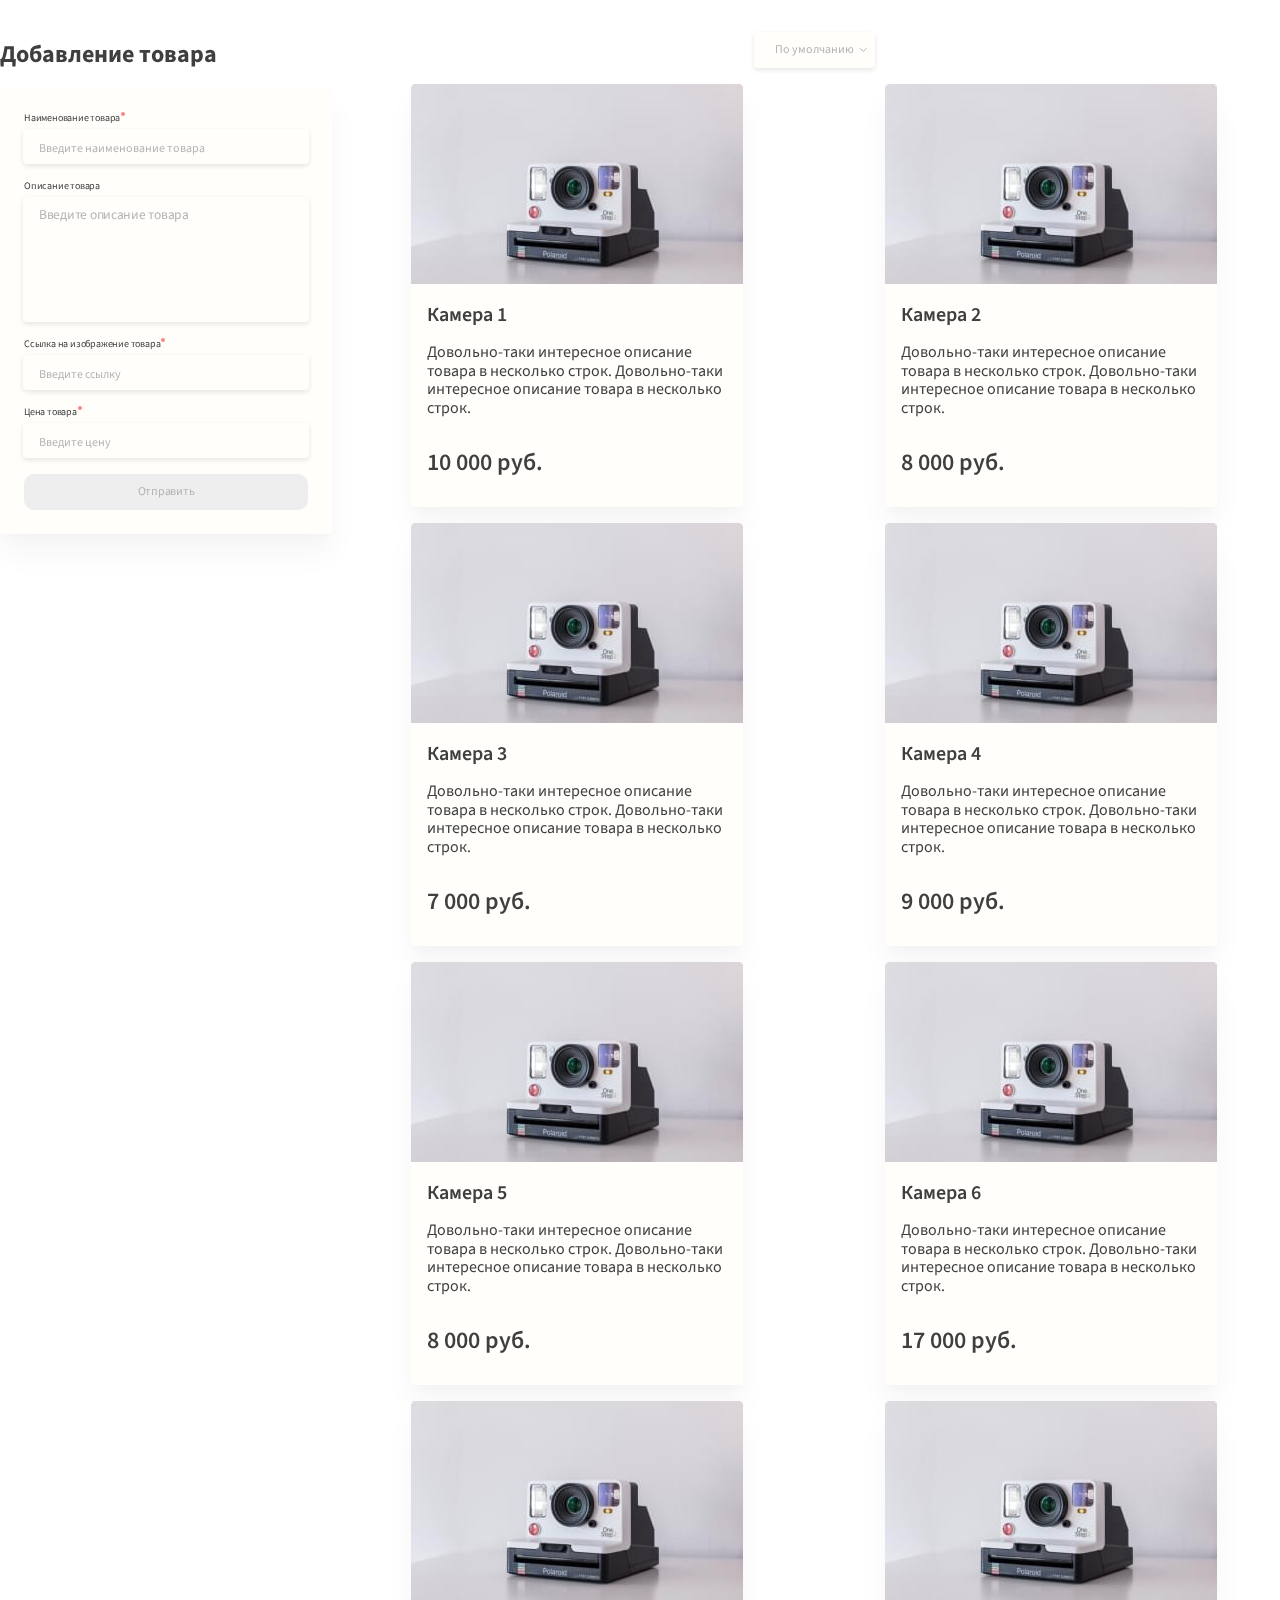
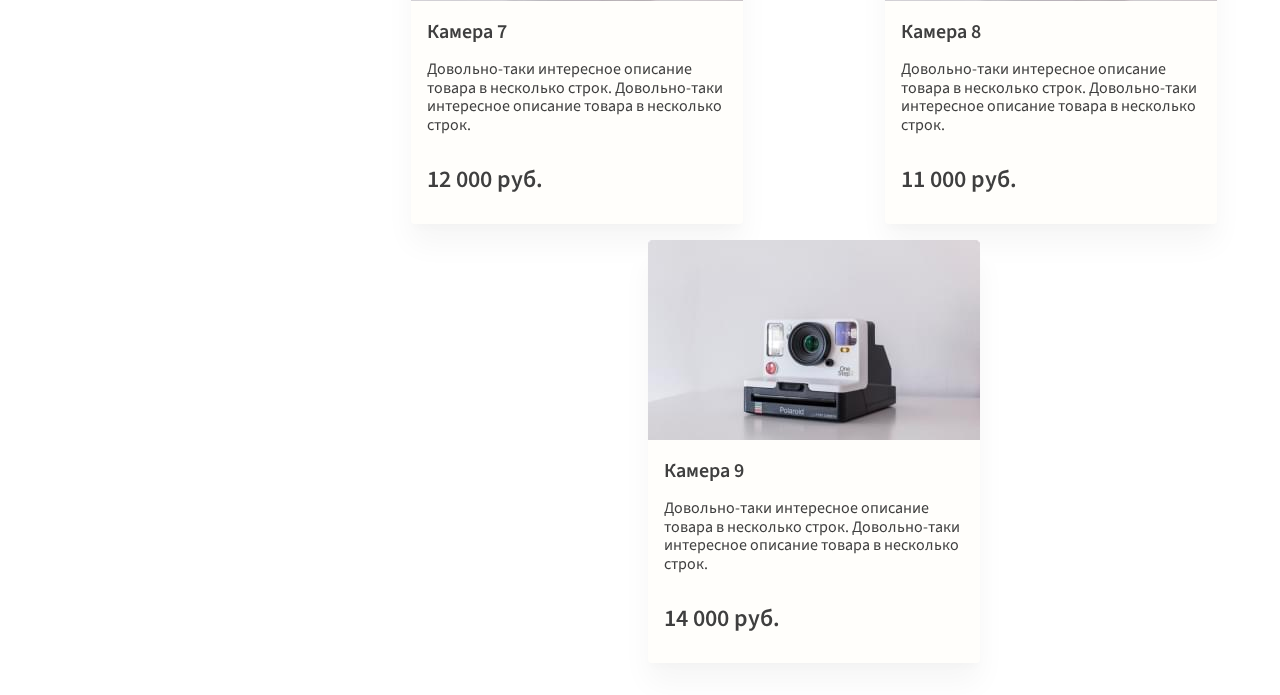
<file: index.html>
<!DOCTYPE html>
<html lang="ru">

<head>

    <meta charset="utf-8">

    <title>Test idaproject</title>
    <meta name="description" content="">

    <meta http-equiv="X-UA-Compatible" content="IE=edge">
    <meta name="viewport" content="width=device-width, initial-scale=1, maximum-scale=1">

    <meta property="og:image" content="path/to/image.jpg">

    <!-- Chrome, Firefox OS and Opera -->
    <meta name="theme-color" content="#000">
    <!-- Windows Phone -->
    <meta name="msapplication-navbutton-color" content="#000">
    <!-- iOS Safari -->
    <meta name="apple-mobile-web-app-status-bar-style" content="#000">

    <link rel="stylesheet" href="css/main.min.css">

</head>

<body>
    <div class="wrapper">

        <div class="product">
            <!-- aside add start -->
            <aside class="add">
                <h2 class="add__title">
                    Добавление товара
                </h2>
                <form class="add__form" action="">
                    <label for="" class="add__form-name add__form-name_required">Наименование товара</label>
                    <input type="text" class="add__form-input" placeholder="Введите наименование товара" required>
                    <label for="" class="add__form-name">Описание товара</label>
                    <textarea class="add__form-textarea" placeholder="Введите описание товара"></textarea>
                    <label for="" class="add__form-name add__form-name_required">Ссылка на изображение товара</label>
                    <input type="text" class="add__form-input" placeholder="Введите ссылку" required>
                    <label for="" class="add__form-name add__form-name_required">Цена товара</label>
                    <input type="text" class="add__form-input" placeholder="Введите цену" required>
                    <input type="submit" class="add__form-btn" value="Отправить">
                </form>
            </aside>
            <!-- aside add end -->

            <!-- section goods start -->
            <section class="goods" id="sort">
                <div class="goods__default">
                    <span id="select-default">По умолчанию</span>
                    <div class="goods__default_active">
                        <div class="goods__default_active-down select-item" id="sort-default-price">
                            По умолчанию
                        </div>
                        <div class="goods__default_active-upp select-item" id="sort-upp-price">
                            По возрастанию
                        </div>
                        <div class="goods__default_active-down select-item" id="sort-down-price">
                            По убыванию
                        </div>
                    </div>
                </div>
                <div class="goods__card" data-price="10000" default="0">
                    <div class="goods__card-picture">
                        <img src="./img/camera.jpg" alt="camera">
                    </div>
                    <h2 class="goods__card-title">
                        Камера 1
                    </h2>
                    <p class="goods__card-desc">
                        Довольно-таки интересное описание товара в несколько строк. Довольно-таки интересное описание товара в несколько строк.
                    </p>
                    <p class="goods__card-price">
                        10 000 руб.
                    </p>
                </div>
                <div class="goods__card" data-price="8000" default="1">
                    <div class="goods__card-picture">
                        <img src="./img/camera.jpg" alt="camera">
                    </div>
                    <h2 class="goods__card-title">
                        Камера 2
                    </h2>
                    <p class="goods__card-desc">
                        Довольно-таки интересное описание товара в несколько строк. Довольно-таки интересное описание товара в несколько строк.
                    </p>
                    <p class="goods__card-price">
                        8 000 руб.
                    </p>
                </div>
                <div class="goods__card" data-price="7000" default="2">
                    <div class="goods__card-picture">
                        <img src="./img/camera.jpg" alt="camera">
                    </div>
                    <h2 class="goods__card-title">
                        Камера 3
                    </h2>
                    <p class="goods__card-desc">
                        Довольно-таки интересное описание товара в несколько строк. Довольно-таки интересное описание товара в несколько строк.
                    </p>
                    <p class="goods__card-price">
                        7 000 руб.
                    </p>
                </div>
                <div class="goods__card" data-price="9000" default="3">
                    <div class="goods__card-picture">
                        <img src="./img/camera.jpg" alt="camera">
                    </div>
                    <h2 class="goods__card-title">
                        Камера 4
                    </h2>
                    <p class="goods__card-desc">
                        Довольно-таки интересное описание товара в несколько строк. Довольно-таки интересное описание товара в несколько строк.
                    </p>
                    <p class="goods__card-price">
                        9 000 руб.
                    </p>
                </div>
                <div class="goods__card" data-price="8000" default="4">
                    <div class="goods__card-picture">
                        <img src="./img/camera.jpg" alt="camera">
                    </div>
                    <h2 class="goods__card-title">
                        Камера 5
                    </h2>
                    <p class="goods__card-desc">
                        Довольно-таки интересное описание товара в несколько строк. Довольно-таки интересное описание товара в несколько строк.
                    </p>
                    <p class="goods__card-price">
                        8 000 руб.
                    </p>
                </div>
                <div class="goods__card" data-price="17000" default="5">
                    <div class="goods__card-picture">
                        <img src="./img/camera.jpg" alt="camera">
                    </div>
                    <h2 class="goods__card-title">
                        Камера 6
                    </h2>
                    <p class="goods__card-desc">
                        Довольно-таки интересное описание товара в несколько строк. Довольно-таки интересное описание товара в несколько строк.
                    </p>
                    <p class="goods__card-price">
                        17 000 руб.
                    </p>
                </div>
                <div class="goods__card" data-price="12000" default="6">
                    <div class="goods__card-picture">
                        <img src="./img/camera.jpg" alt="camera">
                    </div>
                    <h2 class="goods__card-title">
                        Камера 7
                    </h2>
                    <p class="goods__card-desc">
                        Довольно-таки интересное описание товара в несколько строк. Довольно-таки интересное описание товара в несколько строк.
                    </p>
                    <p class="goods__card-price">
                        12 000 руб.
                    </p>
                </div>
                <div class="goods__card" data-price="11000" default="7">
                    <div class="goods__card-picture">
                        <img src="./img/camera.jpg" alt="camera">
                    </div>
                    <h2 class="goods__card-title">
                        Камера 8
                    </h2>
                    <p class="goods__card-desc">
                        Довольно-таки интересное описание товара в несколько строк. Довольно-таки интересное описание товара в несколько строк.
                    </p>
                    <p class="goods__card-price">
                        11 000 руб.
                    </p>
                </div>
                <div class="goods__card" data-price="14000" default="8">
                    <div class="goods__card-picture">
                        <img src="./img/camera.jpg" alt="camera">
                    </div>
                    <h2 class="goods__card-title">
                        Камера 9
                    </h2>
                    <p class="goods__card-desc">
                        Довольно-таки интересное описание товара в несколько строк. Довольно-таки интересное описание товара в несколько строк.
                    </p>
                    <p class="goods__card-price">
                        14 000 руб.
                    </p>
                </div>
            </section>
            <!-- section goods end -->
        </div>

    </div>

    <script src="./js/scripts.min.js"></script>

</body>

</html>
</file>
<file: css/main.min.css>
@import url(https://fonts.googleapis.com/css2?family=Inter:wght@600&family=Source+Sans+Pro:wght@400;600&display=swap);/*! normalize.css v8.0.1 | MIT License | github.com/necolas/normalize.css */html{line-height:1.15;-webkit-text-size-adjust:100%}body{margin:0;font-family:"Source Sans Pro",sans-serif;color:#3f3f3f}main{display:block}h1{font-size:2em;margin:.67em 0}hr{-webkit-box-sizing:content-box;box-sizing:content-box;height:0;overflow:visible}pre{font-family:monospace,monospace;font-size:1em}a{background-color:transparent}abbr[title]{border-bottom:none;text-decoration:underline;-webkit-text-decoration:underline dotted;text-decoration:underline dotted}b,strong{font-weight:bolder}code,kbd,samp{font-family:monospace,monospace;font-size:1em}small{font-size:80%}sub,sup{font-size:75%;line-height:0;position:relative;vertical-align:baseline}sub{bottom:-.25em}sup{top:-.5em}img{border-style:none}button,input,optgroup,select,textarea{font-family:inherit;font-size:100%;line-height:1.15;margin:0}button,input{overflow:visible}button,select{text-transform:none}[type=button],[type=reset],[type=submit],button{-webkit-appearance:button}[type=button]::-moz-focus-inner,[type=reset]::-moz-focus-inner,[type=submit]::-moz-focus-inner,button::-moz-focus-inner{border-style:none;padding:0}[type=button]:-moz-focusring,[type=reset]:-moz-focusring,[type=submit]:-moz-focusring,button:-moz-focusring{outline:1px dotted ButtonText}fieldset{padding:.35em .75em .625em}legend{-webkit-box-sizing:border-box;box-sizing:border-box;color:inherit;display:table;max-width:100%;padding:0;white-space:normal}progress{vertical-align:baseline}textarea{overflow:auto}[type=checkbox],[type=radio]{-webkit-box-sizing:border-box;box-sizing:border-box;padding:0}[type=number]::-webkit-inner-spin-button,[type=number]::-webkit-outer-spin-button{height:auto}[type=search]{-webkit-appearance:textfield;outline-offset:-2px}[type=search]::-webkit-search-decoration{-webkit-appearance:none}::-webkit-file-upload-button{-webkit-appearance:button;font:inherit}details{display:block}summary{display:list-item}template{display:none}[hidden]{display:none}.wrapper{max-width:1376px;width:100%;margin:0 auto}.product{display:-webkit-box;display:-ms-flexbox;display:flex;margin-bottom:32px}.add{-ms-grid-column-span:3;grid-column:span 3;display:-webkit-box;display:-ms-flexbox;display:flex;-webkit-box-orient:vertical;-webkit-box-direction:normal;-ms-flex-direction:column;flex-direction:column;-webkit-box-pack:center;-ms-flex-pack:center;justify-content:center;-webkit-box-align:start;-ms-flex-align:start;align-items:flex-start;max-width:332px;max-height:491px;width:100%;height:100%;margin-top:32px;margin-right:16px;position:-webkit-sticky;position:sticky;top:0;left:0}.add__form{display:-webkit-box;display:-ms-flexbox;display:flex;-webkit-box-orient:vertical;-webkit-box-direction:normal;-ms-flex-direction:column;flex-direction:column;-webkit-box-pack:start;-ms-flex-pack:start;justify-content:flex-start;-webkit-box-align:center;-ms-flex-align:center;align-items:center;background:#fffefb;-webkit-box-shadow:0 20px 30px rgba(0,0,0,.04),0 6px 10px rgba(0,0,0,.02);box-shadow:0 20px 30px rgba(0,0,0,.04),0 6px 10px rgba(0,0,0,.02);border-radius:4px;width:100%;max-width:332px}.add__form-name{font-size:10px;line-height:13px;letter-spacing:-.02em;margin-bottom:4px;-ms-flex-item-align:start;align-self:flex-start;padding-left:24px;position:relative}.add__form-name:first-child{margin-top:24px}.add__form-name_required:before{content:"";position:absolute;top:0;right:-5px;background-color:#ff8484;border-radius:50%;width:4px;height:4px}.add__form-textarea{font-family:"Source Sans Pro",sans-serif;border:none;background:#fffefb;-webkit-box-shadow:0 2px 5px rgba(0,0,0,.1);box-shadow:0 2px 5px rgba(0,0,0,.1);border-radius:4px;max-width:254px;width:100%;height:105px;padding:0;margin-bottom:16px;resize:none;padding:10px 16px 10px 16px;letter-spacing:-.02em;font-size:13.5px}.add__form-textarea:hover{cursor:url(../img/cursor.svg),progress}.add__form-textarea:active,.add__form-textarea:focus{outline:0;-webkit-box-shadow:0 0 4px rgba(0,0,0,.5);box-shadow:0 0 4px rgba(0,0,0,.5)}.add__form-textarea::-webkit-input-placeholder{font-size:13.5px;color:#b4b4b4}.add__form-textarea::-moz-placeholder{font-size:13.5px;color:#b4b4b4}.add__form-textarea:-ms-input-placeholder{font-size:13.5px;color:#b4b4b4}.add__form-textarea::-ms-input-placeholder{font-size:13.5px;color:#b4b4b4}.add__form-textarea::placeholder{font-size:13.5px;color:#b4b4b4}.add__form-input{border:none;background:#fffefb;-webkit-box-shadow:0 2px 5px rgba(0,0,0,.1);box-shadow:0 2px 5px rgba(0,0,0,.1);border-radius:4px;max-width:254px;width:100%;height:15px;padding:0;margin-bottom:16px;padding:10px 16px 10px 16px}.add__form-input:last-child{margin-bottom:24px}.add__form-input::-webkit-input-placeholder{font-size:12px;color:#b4b4b4}.add__form-input::-moz-placeholder{font-size:12px;color:#b4b4b4}.add__form-input:-ms-input-placeholder{font-size:12px;color:#b4b4b4}.add__form-input::-ms-input-placeholder{font-size:12px;color:#b4b4b4}.add__form-input::placeholder{font-size:12px;color:#b4b4b4}.add__form-input:hover{cursor:url(../img/cursor.svg),progress}.add__form-input:active,.add__form-input:focus{outline:0;-webkit-box-shadow:0 0 4px rgba(0,0,0,.5);box-shadow:0 0 4px rgba(0,0,0,.5)}.add__form-btn{border:none;background:#eee;border-radius:10px;max-width:284px;width:100%;height:36px;font-family:"Source Sans Pro",sans-serif;color:#b4b4b4;letter-spacing:-.02em;font-size:12px;margin-bottom:24px}.add__form-btn:hover{cursor:url(../img/cursor.svg),progress}.add__form-btn:active,.add__form-btn:focus{outline:0;background:#7bae73;-webkit-box-shadow:0 2px 4px rgba(0,0,0,.1);box-shadow:0 2px 4px rgba(0,0,0,.1);color:#fff}.goods{display:-ms-grid;display:grid;-ms-grid-columns:(1fr)[9];grid-template-columns:repeat(9,1fr);row-gap:16px;-webkit-column-gap:16px;-moz-column-gap:16px;column-gap:16px;position:relative;margin-top:32px;width:100%}.goods__card{-ms-grid-column-span:3;grid-column:span 3;background:#fffefb;-webkit-box-shadow:0 20px 30px rgba(0,0,0,.04),0 6px 10px rgba(0,0,0,.02);box-shadow:0 20px 30px rgba(0,0,0,.04),0 6px 10px rgba(0,0,0,.02);border-radius:4px;width:332px;height:423px;cursor:url(../img/cursor.svg),progress;position:relative}.goods__card-picture{margin-bottom:16px}.goods__card-picture img{width:100%}.goods__card-title{margin:0 16px 16px 16px;font-size:20px;font-weight:600}.goods__card-desc{margin:0 16px 32px 16px;font-size:16px}.goods__card-price{font-size:24px;font-weight:600;margin:0 16px 24px 16px}.goods__card:hover::before{content:url(../img/dump.svg);display:-webkit-box;display:-ms-flexbox;display:flex;-webkit-box-pack:center;-ms-flex-pack:center;justify-content:center;-webkit-box-align:center;-ms-flex-align:center;align-items:center;position:absolute;top:-5px;right:-5px;background-color:#ff8484;width:32px;height:32px;-webkit-box-shadow:0 2px 4px rgba(0,0,0,.1);box-shadow:0 2px 4px rgba(0,0,0,.1);border-radius:10px}.goods__card:first-child{-ms-grid-row:2;grid-row-start:2}.goods__default{-ms-grid-row:1;grid-row-start:1;-ms-grid-column-span:9;grid-column:span 9;-ms-grid-column-align:right;justify-self:right;background:#fffefb;-webkit-box-shadow:0 2px 5px rgba(0,0,0,.1);box-shadow:0 2px 5px rgba(0,0,0,.1);border-radius:4px;color:#b4b4b4;width:121px;height:36px;font-size:12px;display:-webkit-box;display:-ms-flexbox;display:flex;-webkit-box-pack:center;-ms-flex-pack:center;justify-content:center;-webkit-box-align:center;-ms-flex-align:center;align-items:center;cursor:url(../img/cursor.svg),progress;position:relative;top:0;right:0}.goods__default::before{content:url(../img/arrow-down.svg);position:absolute;top:11px;left:105px;width:10px;height:10px}.goods__default_active{display:-webkit-box;display:-ms-flexbox;display:flex;-webkit-box-orient:vertical;-webkit-box-direction:normal;-ms-flex-direction:column;flex-direction:column;-webkit-box-pack:center;-ms-flex-pack:center;justify-content:center;-webkit-box-align:center;-ms-flex-align:center;align-items:center;position:absolute;top:100%;right:0;width:121px;background:#fffefb;-webkit-box-shadow:0 2px 5px rgba(0,0,0,.1);box-shadow:0 2px 5px rgba(0,0,0,.1);border-radius:4px;text-align:center;display:none;z-index:10}.goods__default_active-upp{width:100%;height:100%;padding:5px 0}.goods__default_active-upp:hover{background-color:#e0e0e0}.goods__default_active-down{width:100%;padding:5px 0}.goods__default_active-down:hover{background-color:#e0e0e0}@media screen and (max-width:1440px){.goods{-ms-grid-columns:(1fr)[12];grid-template-columns:repeat(12,1fr)}.goods__card:nth-child(even){-ms-grid-column-span:6;grid-column:span 6;-ms-grid-column-align:center;justify-self:center}.goods__card:nth-child(odd){-ms-grid-column-span:6;grid-column:span 6;-ms-grid-column-align:center;justify-self:center}.goods__card:last-child{-ms-grid-column-span:12;grid-column:span 12}.goods__default{-ms-grid-column-span:12;grid-column:span 12;-ms-grid-column-align:center;justify-self:center}}@media screen and (max-width:1050px){.goods__card{-ms-grid-column-span:12!important;grid-column:span 12!important}}@media screen and (max-width:720px){.product{-webkit-box-orient:vertical;-webkit-box-direction:normal;-ms-flex-direction:column;flex-direction:column;-webkit-box-align:center;-ms-flex-align:center;align-items:center}.add{position:static;-webkit-box-align:center;-ms-flex-align:center;align-items:center}}@media screen and (max-width:375px){.add{max-width:310px;margin-right:0}.wrapper{padding:0}.goods__card{max-width:290px}}
</file>
